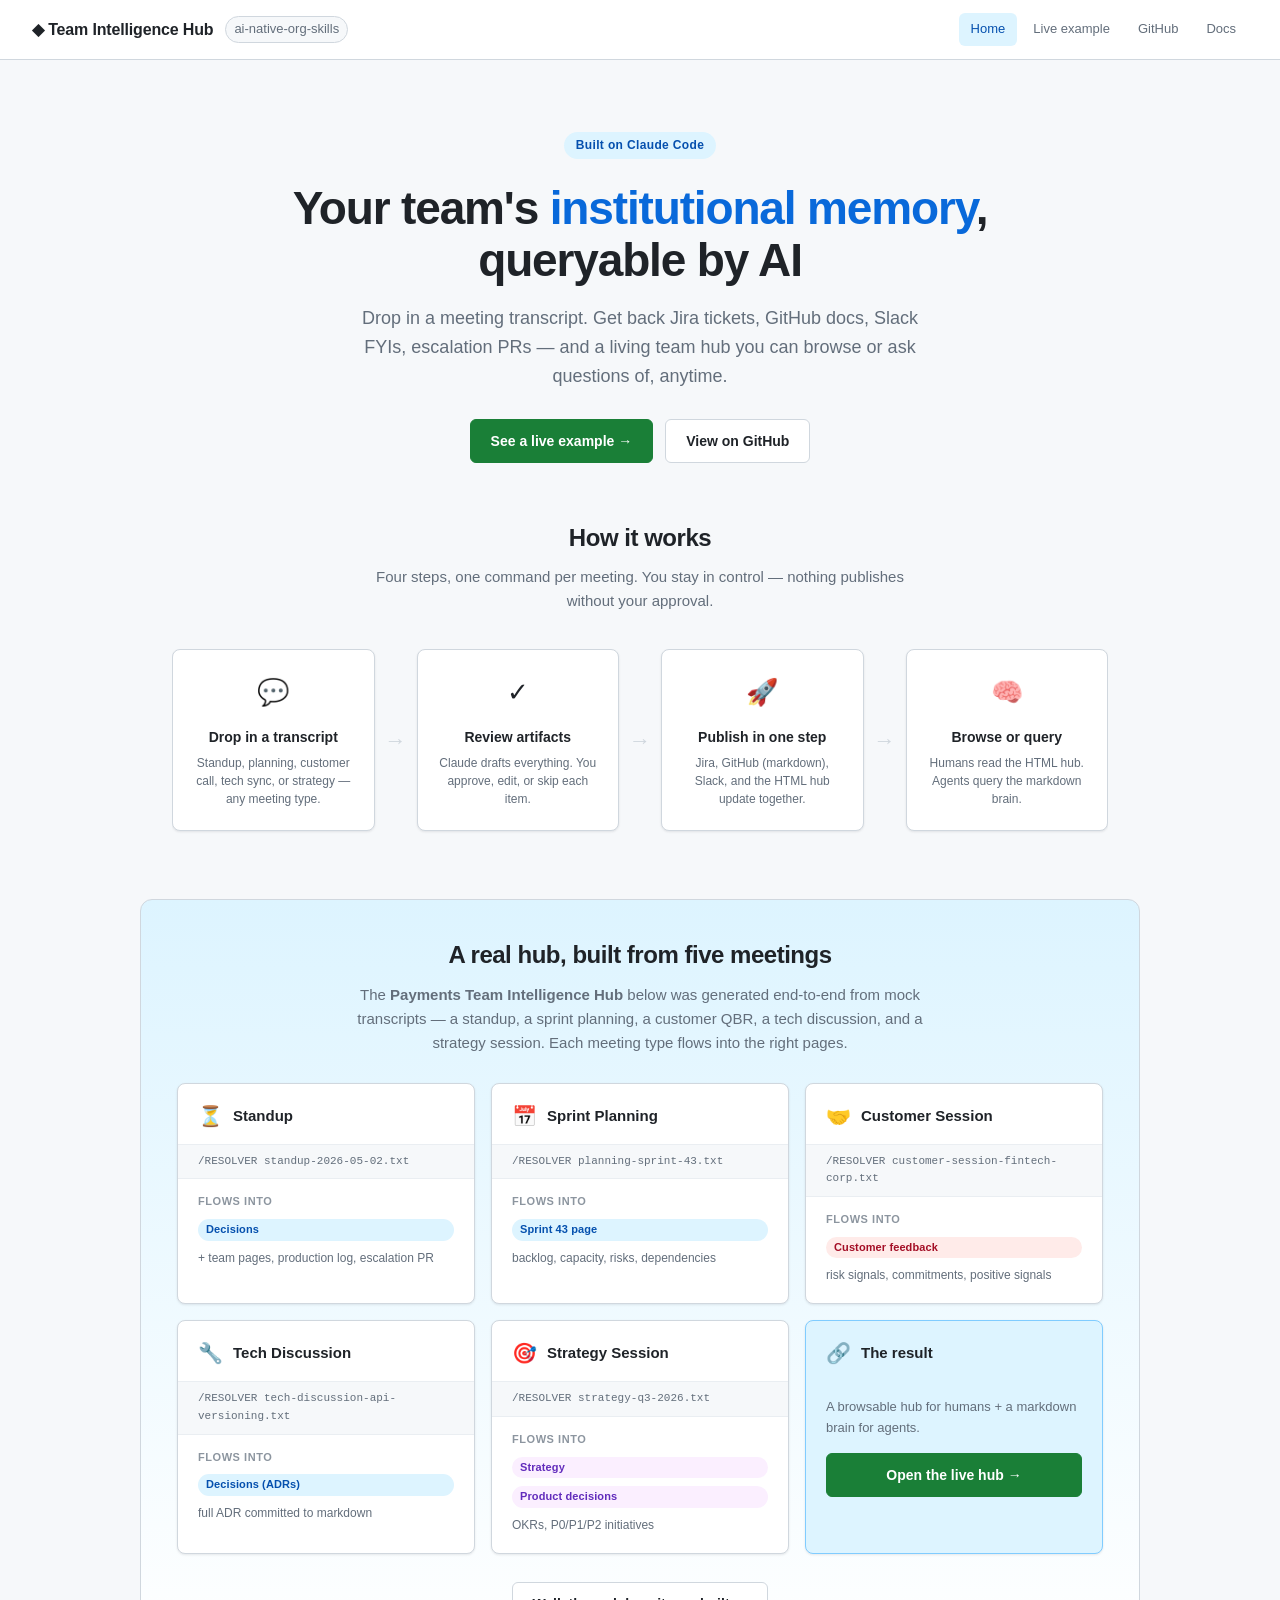
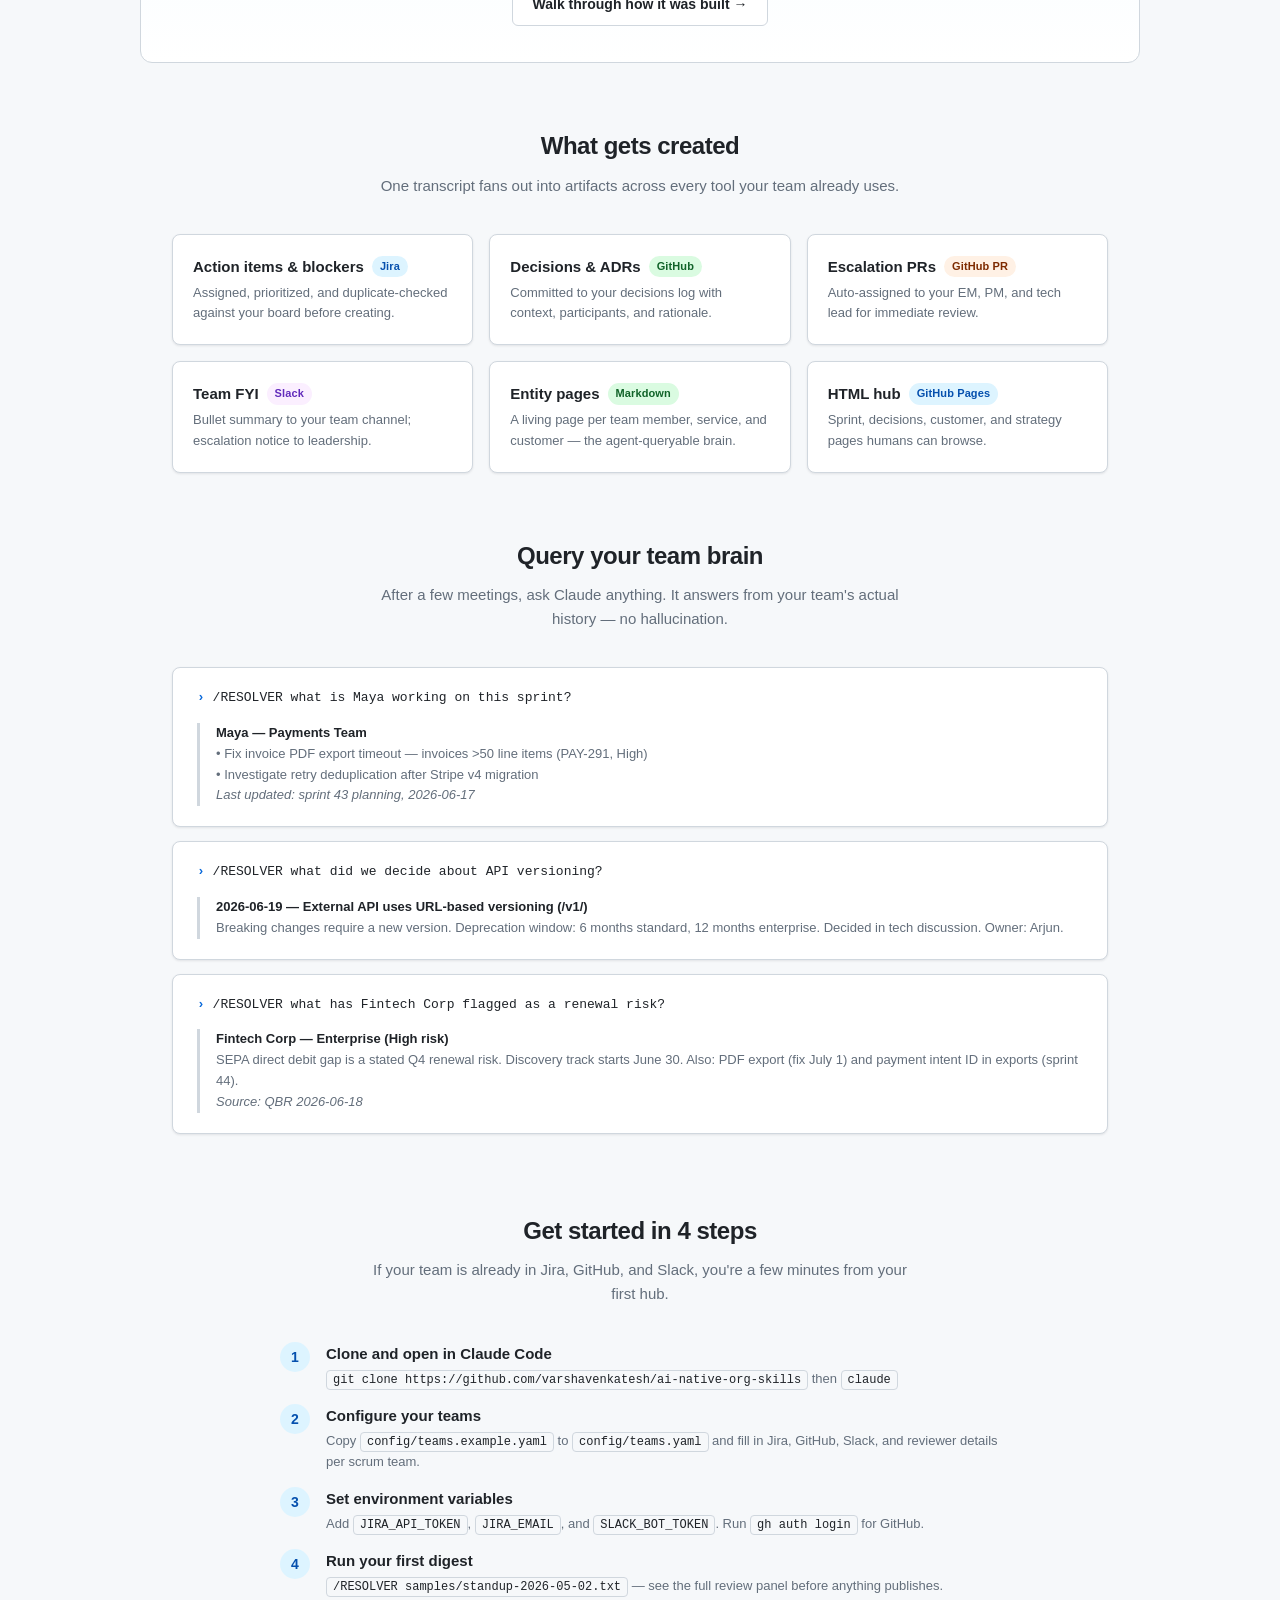
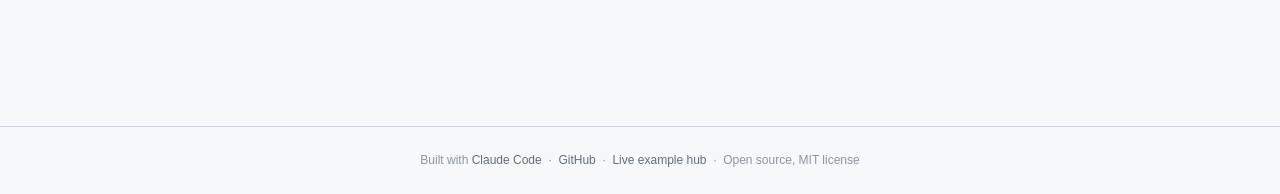
<file: docs/index.html>
<!DOCTYPE html>
<html lang="en">
<head>
  <meta charset="UTF-8">
  <meta name="viewport" content="width=device-width, initial-scale=1.0">
  <title>Team Intelligence Hub — ai-native-org-skills</title>
  <link rel="stylesheet" href="style.css">
</head>
<body>

<header class="site-header">
  <span class="team-name">&#9670; Team Intelligence Hub</span>
  <span class="hub-label">ai-native-org-skills</span>
  <nav>
    <a href="index.html" class="active">Home</a>
    <a href="example.html">Live example</a>
    <a href="https://github.com/varshavenkatesh/ai-native-org-skills">GitHub</a>
    <a href="https://github.com/varshavenkatesh/ai-native-org-skills/blob/main/README.md">Docs</a>
  </nav>
</header>

<div class="hero">
  <span class="eyebrow">Built on Claude Code</span>
  <h1>Your team's <span class="accent">institutional memory</span>, queryable by AI</h1>
  <p class="lede">Drop in a meeting transcript. Get back Jira tickets, GitHub docs, Slack FYIs, escalation PRs — and a living team hub you can browse or ask questions of, anytime.</p>
  <div class="ctas">
    <a href="example.html" class="btn btn-primary">See a live example →</a>
    <a href="https://github.com/varshavenkatesh/ai-native-org-skills" class="btn btn-secondary">View on GitHub</a>
  </div>
</div>

<div class="mkt-section">
  <h2>How it works</h2>
  <p class="section-sub">Four steps, one command per meeting. You stay in control — nothing publishes without your approval.</p>
  <div class="flow">
    <div class="flow-step">
      <div class="icon">&#128172;</div>
      <div class="label">Drop in a transcript</div>
      <div class="desc">Standup, planning, customer call, tech sync, or strategy — any meeting type.</div>
    </div>
    <div class="flow-arrow">&#8594;</div>
    <div class="flow-step">
      <div class="icon">&#10003;</div>
      <div class="label">Review artifacts</div>
      <div class="desc">Claude drafts everything. You approve, edit, or skip each item.</div>
    </div>
    <div class="flow-arrow">&#8594;</div>
    <div class="flow-step">
      <div class="icon">&#128640;</div>
      <div class="label">Publish in one step</div>
      <div class="desc">Jira, GitHub (markdown), Slack, and the HTML hub update together.</div>
    </div>
    <div class="flow-arrow">&#8594;</div>
    <div class="flow-step">
      <div class="icon">&#129504;</div>
      <div class="label">Browse or query</div>
      <div class="desc">Humans read the HTML hub. Agents query the markdown brain.</div>
    </div>
  </div>
</div>

<!-- ── Live example band ── -->
<div class="example-band">
  <div class="eb-head">
    <h2>A real hub, built from five meetings</h2>
    <p>The <strong>Payments Team Intelligence Hub</strong> below was generated end-to-end from mock transcripts — a standup, a sprint planning, a customer QBR, a tech discussion, and a strategy session. Each meeting type flows into the right pages.</p>
  </div>

  <div class="meeting-grid" style="margin-bottom:28px">
    <div class="meeting-card">
      <div class="mc-head"><span class="mc-icon">&#9203;</span><span class="mc-title">Standup</span></div>
      <div class="mc-cmd">/RESOLVER standup-2026-05-02.txt</div>
      <div class="mc-body">
        <div class="mc-arrow">Flows into</div>
        <div class="preview-list" style="display:flex;flex-direction:column;gap:4px">
          <span class="badge badge-blue">Decisions</span>
          <span style="font-size:12px;color:var(--text-muted);margin-top:4px">+ team pages, production log, escalation PR</span>
        </div>
      </div>
    </div>

    <div class="meeting-card">
      <div class="mc-head"><span class="mc-icon">&#128197;</span><span class="mc-title">Sprint Planning</span></div>
      <div class="mc-cmd">/RESOLVER planning-sprint-43.txt</div>
      <div class="mc-body">
        <div class="mc-arrow">Flows into</div>
        <div class="preview-list" style="display:flex;flex-direction:column;gap:4px">
          <span class="badge badge-blue">Sprint 43 page</span>
          <span style="font-size:12px;color:var(--text-muted);margin-top:4px">backlog, capacity, risks, dependencies</span>
        </div>
      </div>
    </div>

    <div class="meeting-card">
      <div class="mc-head"><span class="mc-icon">&#129309;</span><span class="mc-title">Customer Session</span></div>
      <div class="mc-cmd">/RESOLVER customer-session-fintech-corp.txt</div>
      <div class="mc-body">
        <div class="mc-arrow">Flows into</div>
        <div class="preview-list" style="display:flex;flex-direction:column;gap:4px">
          <span class="badge badge-red">Customer feedback</span>
          <span style="font-size:12px;color:var(--text-muted);margin-top:4px">risk signals, commitments, positive signals</span>
        </div>
      </div>
    </div>

    <div class="meeting-card">
      <div class="mc-head"><span class="mc-icon">&#128295;</span><span class="mc-title">Tech Discussion</span></div>
      <div class="mc-cmd">/RESOLVER tech-discussion-api-versioning.txt</div>
      <div class="mc-body">
        <div class="mc-arrow">Flows into</div>
        <div class="preview-list" style="display:flex;flex-direction:column;gap:4px">
          <span class="badge badge-adr">Decisions (ADRs)</span>
          <span style="font-size:12px;color:var(--text-muted);margin-top:4px">full ADR committed to markdown</span>
        </div>
      </div>
    </div>

    <div class="meeting-card">
      <div class="mc-head"><span class="mc-icon">&#127919;</span><span class="mc-title">Strategy Session</span></div>
      <div class="mc-cmd">/RESOLVER strategy-q3-2026.txt</div>
      <div class="mc-body">
        <div class="mc-arrow">Flows into</div>
        <div class="preview-list" style="display:flex;flex-direction:column;gap:4px">
          <span class="badge badge-purple">Strategy</span> <span class="badge badge-product" style="margin-top:4px">Product decisions</span>
          <span style="font-size:12px;color:var(--text-muted);margin-top:4px">OKRs, P0/P1/P2 initiatives</span>
        </div>
      </div>
    </div>

    <div class="meeting-card" style="background:var(--blue-bg);border-color:#80ccff">
      <div class="mc-head"><span class="mc-icon">&#128279;</span><span class="mc-title">The result</span></div>
      <div class="mc-body" style="padding-top:16px">
        <div style="font-size:13px;color:var(--text-muted);margin-bottom:14px">A browsable hub for humans + a markdown brain for agents.</div>
        <a href="https://varshavenkatesh.github.io/payments-context-hub/" class="btn btn-primary" style="width:100%;justify-content:center" target="_blank">Open the live hub →</a>
      </div>
    </div>
  </div>

  <div style="text-align:center">
    <a href="example.html" class="btn btn-secondary">Walk through how it was built →</a>
  </div>
</div>

<div class="mkt-section">
  <h2>What gets created</h2>
  <p class="section-sub">One transcript fans out into artifacts across every tool your team already uses.</p>
  <div class="grid-3">
    <div class="card"><div class="card-body">
      <div class="card-title">Action items &amp; blockers <span class="badge badge-blue">Jira</span></div>
      <div class="card-desc" style="margin-bottom:0">Assigned, prioritized, and duplicate-checked against your board before creating.</div>
    </div></div>
    <div class="card"><div class="card-body">
      <div class="card-title">Decisions &amp; ADRs <span class="badge badge-green">GitHub</span></div>
      <div class="card-desc" style="margin-bottom:0">Committed to your decisions log with context, participants, and rationale.</div>
    </div></div>
    <div class="card"><div class="card-body">
      <div class="card-title">Escalation PRs <span class="badge badge-orange">GitHub PR</span></div>
      <div class="card-desc" style="margin-bottom:0">Auto-assigned to your EM, PM, and tech lead for immediate review.</div>
    </div></div>
    <div class="card"><div class="card-body">
      <div class="card-title">Team FYI <span class="badge badge-purple">Slack</span></div>
      <div class="card-desc" style="margin-bottom:0">Bullet summary to your team channel; escalation notice to leadership.</div>
    </div></div>
    <div class="card"><div class="card-body">
      <div class="card-title">Entity pages <span class="badge badge-green">Markdown</span></div>
      <div class="card-desc" style="margin-bottom:0">A living page per team member, service, and customer — the agent-queryable brain.</div>
    </div></div>
    <div class="card"><div class="card-body">
      <div class="card-title">HTML hub <span class="badge badge-blue">GitHub Pages</span></div>
      <div class="card-desc" style="margin-bottom:0">Sprint, decisions, customer, and strategy pages humans can browse.</div>
    </div></div>
  </div>
</div>

<div class="mkt-section">
  <h2>Query your team brain</h2>
  <p class="section-sub">After a few meetings, ask Claude anything. It answers from your team's actual history — no hallucination.</p>
  <div class="query-block">
    <div class="query">/RESOLVER what is Maya working on this sprint?</div>
    <div class="answer">
      <strong>Maya — Payments Team</strong><br>
      • Fix invoice PDF export timeout — invoices &gt;50 line items (PAY-291, High)<br>
      • Investigate retry deduplication after Stripe v4 migration<br>
      <em>Last updated: sprint 43 planning, 2026-06-17</em>
    </div>
  </div>
  <div class="query-block">
    <div class="query">/RESOLVER what did we decide about API versioning?</div>
    <div class="answer">
      <strong>2026-06-19 — External API uses URL-based versioning (/v1/)</strong><br>
      Breaking changes require a new version. Deprecation window: 6 months standard, 12 months enterprise. Decided in tech discussion. Owner: Arjun.
    </div>
  </div>
  <div class="query-block">
    <div class="query">/RESOLVER what has Fintech Corp flagged as a renewal risk?</div>
    <div class="answer">
      <strong>Fintech Corp — Enterprise (High risk)</strong><br>
      SEPA direct debit gap is a stated Q4 renewal risk. Discovery track starts June 30. Also: PDF export (fix July 1) and payment intent ID in exports (sprint 44).<br>
      <em>Source: QBR 2026-06-18</em>
    </div>
  </div>
</div>

<div class="mkt-section">
  <h2>Get started in 4 steps</h2>
  <p class="section-sub">If your team is already in Jira, GitHub, and Slack, you're a few minutes from your first hub.</p>
  <div class="steps">
    <div class="step">
      <div class="step-num">1</div>
      <div class="step-content">
        <div class="label">Clone and open in Claude Code</div>
        <div class="desc"><code>git clone https://github.com/varshavenkatesh/ai-native-org-skills</code> then <code>claude</code></div>
      </div>
    </div>
    <div class="step">
      <div class="step-num">2</div>
      <div class="step-content">
        <div class="label">Configure your teams</div>
        <div class="desc">Copy <code>config/teams.example.yaml</code> to <code>config/teams.yaml</code> and fill in Jira, GitHub, Slack, and reviewer details per scrum team.</div>
      </div>
    </div>
    <div class="step">
      <div class="step-num">3</div>
      <div class="step-content">
        <div class="label">Set environment variables</div>
        <div class="desc">Add <code>JIRA_API_TOKEN</code>, <code>JIRA_EMAIL</code>, and <code>SLACK_BOT_TOKEN</code>. Run <code>gh auth login</code> for GitHub.</div>
      </div>
    </div>
    <div class="step">
      <div class="step-num">4</div>
      <div class="step-content">
        <div class="label">Run your first digest</div>
        <div class="desc"><code>/RESOLVER samples/standup-2026-05-02.txt</code> — see the full review panel before anything publishes.</div>
      </div>
    </div>
  </div>
</div>

<footer>
  Built with <a href="https://claude.ai/code">Claude Code</a> &nbsp;·&nbsp;
  <a href="https://github.com/varshavenkatesh/ai-native-org-skills">GitHub</a> &nbsp;·&nbsp;
  <a href="https://varshavenkatesh.github.io/payments-context-hub/">Live example hub</a> &nbsp;·&nbsp;
  Open source, MIT license
</footer>

</body>
</html>
</file>
<file: docs/style.css>
/* ── Reset ── */
*, *::before, *::after { box-sizing: border-box; margin: 0; padding: 0; }

/* ── Design tokens ── */
:root {
  --bg:           #f6f8fa;
  --surface:      #ffffff;
  --border:       #d0d7de;
  --border-muted: #eaeef2;
  --text:         #1f2328;
  --text-muted:   #636e7b;
  --text-subtle:  #8c959f;
  --link:         #0969da;

  --blue-bg:    #ddf4ff;
  --blue-fg:    #0550ae;
  --blue-acc:   #0969da;

  --green-bg:   #dafbe1;
  --green-fg:   #116329;
  --green-acc:  #1a7f37;

  --yellow-bg:  #fff8c5;
  --yellow-fg:  #7d4e00;
  --yellow-acc: #9a6700;

  --red-bg:     #ffebe9;
  --red-fg:     #a40e26;
  --red-acc:    #cf222e;

  --purple-bg:  #fbefff;
  --purple-fg:  #622cbc;
  --purple-acc: #8250df;

  --orange-bg:  #fff1e5;
  --orange-fg:  #7d2a00;
  --orange-acc: #bc4c00;

  --shadow-sm: 0 1px 3px rgba(31,35,40,0.06), 0 1px 2px rgba(31,35,40,0.04);
  --shadow-md: 0 3px 8px rgba(31,35,40,0.08), 0 1px 3px rgba(31,35,40,0.04);
  --radius:    8px;
  --radius-sm: 6px;
}

/* ── Base ── */
body {
  font-family: -apple-system, BlinkMacSystemFont, "Segoe UI", Helvetica, Arial, sans-serif;
  background: var(--bg);
  color: var(--text);
  font-size: 14px;
  line-height: 1.6;
}

a { color: var(--link); text-decoration: none; }
a:hover { text-decoration: underline; }

/* ── Site header ── */
.site-header {
  background: var(--surface);
  border-bottom: 1px solid var(--border);
  padding: 0 32px;
  display: flex;
  align-items: center;
  height: 60px;
  gap: 12px;
  position: sticky;
  top: 0;
  z-index: 100;
}
.site-header .team-name {
  font-weight: 700;
  font-size: 16px;
  color: var(--text);
  letter-spacing: -0.01em;
}
.site-header .hub-label {
  font-size: 13px;
  color: var(--text-muted);
  padding: 2px 8px;
  background: var(--bg);
  border: 1px solid var(--border);
  border-radius: 20px;
}
.site-header nav {
  margin-left: auto;
  display: flex;
  gap: 4px;
}
.site-header nav a {
  color: var(--text-muted);
  font-size: 13px;
  font-weight: 500;
  padding: 6px 12px;
  border-radius: 6px;
  transition: background 0.1s, color 0.1s;
}
.site-header nav a:hover { background: var(--bg); color: var(--text); text-decoration: none; }
.site-header nav a.active { background: var(--blue-bg); color: var(--blue-fg); }

/* ── Breadcrumb ── */
.breadcrumb {
  font-size: 13px;
  color: var(--text-muted);
  display: flex;
  align-items: center;
  gap: 6px;
  margin-bottom: 24px;
}
.breadcrumb a { color: var(--text-muted); }
.breadcrumb a:hover { color: var(--link); text-decoration: none; }
.breadcrumb .sep { color: var(--border); }
.breadcrumb .current { color: var(--text); font-weight: 500; }

/* ── Sample banner ── */
.sample-banner {
  background: var(--yellow-bg);
  border: 1px solid #e3c000;
  border-radius: var(--radius-sm);
  padding: 10px 16px;
  font-size: 13px;
  color: var(--yellow-fg);
  margin-bottom: 32px;
  display: flex;
  align-items: center;
  gap: 8px;
}
.sample-banner .icon { font-size: 15px; flex-shrink: 0; }
.sample-banner a { color: var(--yellow-fg); font-weight: 600; text-decoration: underline; }

/* ── Alert banners ── */
.alert {
  border-radius: var(--radius-sm);
  padding: 14px 18px;
  margin-bottom: 24px;
  display: flex;
  gap: 12px;
  align-items: flex-start;
}
.alert-orange { background: var(--orange-bg); border: 1px solid #f4a261; }
.alert-red    { background: var(--red-bg);    border: 1px solid #f9b8bb; }
.alert-blue   { background: var(--blue-bg);   border: 1px solid #80ccff; }
.alert .alert-icon { font-size: 16px; margin-top: 1px; flex-shrink: 0; }
.alert .alert-title { font-size: 13px; font-weight: 600; margin-bottom: 2px; }
.alert-orange .alert-title { color: var(--orange-fg); }
.alert-red    .alert-title { color: var(--red-fg); }
.alert-blue   .alert-title { color: var(--blue-fg); }
.alert .alert-body { font-size: 13px; color: var(--text-muted); }

/* ── Page layout ── */
.container { max-width: 1100px; margin: 0 auto; padding: 40px 32px; }
.page-header { margin-bottom: 32px; }
.page-header h1 { font-size: 26px; font-weight: 700; letter-spacing: -0.02em; color: var(--text); margin-bottom: 6px; }
.page-meta { font-size: 13px; color: var(--text-muted); }

/* ── Section headings ── */
.section-label {
  font-size: 11px;
  font-weight: 600;
  color: var(--text-subtle);
  text-transform: uppercase;
  letter-spacing: 0.07em;
  margin-bottom: 12px;
  margin-top: 36px;
  display: flex;
  align-items: center;
  gap: 8px;
}
.section-label::after {
  content: "";
  flex: 1;
  height: 1px;
  background: var(--border-muted);
}

/* ── Card ── */
.card {
  background: var(--surface);
  border: 1px solid var(--border);
  border-radius: var(--radius);
  box-shadow: var(--shadow-sm);
  overflow: hidden;
}
.card:hover { box-shadow: var(--shadow-md); }
.card-link { display: block; color: inherit; }
.card-link:hover { text-decoration: none; }
.card-accent { height: 4px; }
.card-accent-blue   { background: var(--blue-acc); }
.card-accent-green  { background: var(--green-acc); }
.card-accent-purple { background: var(--purple-acc); }
.card-accent-orange { background: var(--orange-acc); }
.card-accent-red    { background: var(--red-acc); }
.card-body { padding: 20px; }
.card-title { font-size: 15px; font-weight: 600; color: var(--text); margin-bottom: 4px; display: flex; align-items: center; gap: 8px; }
.card-desc  { font-size: 13px; color: var(--text-muted); margin-bottom: 14px; }
.card-footer { padding: 12px 20px; border-top: 1px solid var(--border-muted); background: var(--bg); display: flex; align-items: center; justify-content: space-between; }
.card-footer .view-link { font-size: 12px; font-weight: 600; color: var(--link); }
.card-footer .card-stats { font-size: 12px; color: var(--text-subtle); }

/* ── Grids ── */
.grid-2 { display: grid; grid-template-columns: repeat(auto-fill, minmax(320px, 1fr)); gap: 16px; }
.grid-3 { display: grid; grid-template-columns: repeat(auto-fill, minmax(260px, 1fr)); gap: 16px; }
.grid-4 { display: grid; grid-template-columns: repeat(auto-fill, minmax(200px, 1fr)); gap: 12px; }

/* ── Badges ── */
.badge {
  display: inline-flex;
  align-items: center;
  font-size: 11px;
  font-weight: 600;
  padding: 2px 8px;
  border-radius: 20px;
  white-space: nowrap;
  letter-spacing: 0.01em;
}
.badge-blue   { background: var(--blue-bg);   color: var(--blue-fg);   }
.badge-green  { background: var(--green-bg);  color: var(--green-fg);  }
.badge-yellow { background: var(--yellow-bg); color: var(--yellow-fg); }
.badge-red    { background: var(--red-bg);    color: var(--red-fg);    }
.badge-purple { background: var(--purple-bg); color: var(--purple-fg); }
.badge-orange { background: var(--orange-bg); color: var(--orange-fg); }
.badge-gray   { background: var(--bg);        color: var(--text-muted); border: 1px solid var(--border); }

/* Semantic badge aliases */
.badge-p0      { background: var(--red-bg);    color: var(--red-fg);    }
.badge-p1      { background: var(--blue-bg);   color: var(--blue-fg);   }
.badge-p2      { background: var(--green-bg);  color: var(--green-fg);  }
.badge-must    { background: var(--red-bg);    color: var(--red-fg);    }
.badge-should  { background: var(--blue-bg);   color: var(--blue-fg);   }
.badge-nice    { background: var(--bg);        color: var(--text-muted); border: 1px solid var(--border); }
.badge-adr     { background: var(--blue-bg);   color: var(--blue-fg);   }
.badge-product { background: var(--purple-bg); color: var(--purple-fg); }
.badge-high-risk { background: var(--red-bg);    color: var(--red-fg); }
.badge-medium-risk { background: var(--yellow-bg); color: var(--yellow-fg); }
.badge-low-risk  { background: var(--green-bg); color: var(--green-fg); }
.badge-active  { background: var(--green-bg);  color: var(--green-fg);  }
.badge-planned { background: var(--bg);        color: var(--text-muted); border: 1px solid var(--border); }
.badge-explore { background: var(--blue-bg);   color: var(--blue-fg);   }
.badge-open    { background: var(--yellow-bg); color: var(--yellow-fg); }
.badge-done    { background: var(--green-bg);  color: var(--green-fg);  }

/* ── Ticket row ── */
.ticket-list { display: flex; flex-direction: column; gap: 8px; }
.ticket-row {
  background: var(--surface);
  border: 1px solid var(--border);
  border-radius: var(--radius-sm);
  padding: 14px 16px;
  display: grid;
  grid-template-columns: 100px 1fr auto;
  gap: 16px;
  align-items: start;
}
.ticket-key { font-family: "SF Mono", Menlo, Monaco, "Courier New", monospace; font-size: 12px; color: var(--link); font-weight: 600; padding-top: 2px; }
.ticket-summary { font-size: 14px; font-weight: 500; color: var(--text); margin-bottom: 3px; }
.ticket-desc { font-size: 12px; color: var(--text-muted); }
.ticket-meta { display: flex; flex-direction: column; align-items: flex-end; gap: 4px; }
.ticket-assignee { font-size: 12px; color: var(--text-muted); }
.ticket-pts { font-size: 12px; color: var(--text-subtle); font-weight: 600; }

/* ── Decision entry ── */
.decision-timeline { display: flex; flex-direction: column; gap: 0; }
.decision-entry {
  display: grid;
  grid-template-columns: 120px 1fr;
  gap: 24px;
  padding: 24px 0;
  border-bottom: 1px solid var(--border-muted);
}
.decision-entry:last-child { border-bottom: none; }
.decision-date { font-size: 12px; color: var(--text-subtle); padding-top: 3px; }
.decision-source { font-size: 11px; color: var(--text-subtle); margin-top: 4px; text-transform: uppercase; letter-spacing: 0.04em; }
.decision-body h3 { font-size: 15px; font-weight: 600; color: var(--text); margin-bottom: 8px; display: flex; align-items: center; gap: 8px; flex-wrap: wrap; }
.decision-content { font-size: 13px; color: var(--text-muted); margin-bottom: 10px; line-height: 1.65; }
.decision-content strong { color: var(--text); }
.decision-tags { display: flex; gap: 6px; flex-wrap: wrap; }

/* ── Capacity cards ── */
.capacity-card {
  background: var(--surface);
  border: 1px solid var(--border);
  border-radius: var(--radius-sm);
  padding: 16px;
  text-align: center;
}
.capacity-card .cap-name { font-size: 13px; font-weight: 600; color: var(--text); margin-bottom: 6px; }
.capacity-card .cap-days { font-size: 28px; font-weight: 700; color: var(--blue-acc); line-height: 1; }
.capacity-card .cap-label { font-size: 11px; color: var(--text-subtle); margin-top: 4px; }
.capacity-card.reduced .cap-days { color: var(--yellow-acc); }

/* ── Risk item ── */
.risk-item {
  background: var(--orange-bg);
  border: 1px solid #f4a261;
  border-radius: var(--radius-sm);
  padding: 12px 16px;
  font-size: 13px;
  color: var(--orange-fg);
  margin-bottom: 8px;
}
.risk-item strong { color: var(--text); }

/* ── Progress bar ── */
.progress-row { margin-bottom: 10px; }
.progress-label { font-size: 13px; color: var(--text); margin-bottom: 5px; }
.progress-sub { font-size: 12px; color: var(--text-muted); margin-bottom: 6px; }
.progress-bar { height: 8px; background: var(--border-muted); border-radius: 4px; overflow: hidden; }
.progress-fill { height: 100%; border-radius: 4px; }
.fill-green  { background: var(--green-acc); }
.fill-yellow { background: var(--yellow-acc); }
.fill-blue   { background: var(--blue-acc); }
.fill-red    { background: var(--red-acc); }

/* ── Table ── */
.data-table { width: 100%; border-collapse: collapse; font-size: 13px; }
.data-table th { text-align: left; font-size: 11px; font-weight: 600; color: var(--text-subtle); text-transform: uppercase; letter-spacing: 0.05em; padding: 10px 14px; border-bottom: 2px solid var(--border); }
.data-table td { padding: 12px 14px; border-bottom: 1px solid var(--border-muted); color: var(--text-muted); vertical-align: top; }
.data-table td strong { color: var(--text); }
.data-table tr:last-child td { border-bottom: none; }
.data-table tr:hover td { background: var(--bg); }

/* ── Commitment item ── */
.commitment-item { display: flex; gap: 12px; align-items: flex-start; padding: 10px 0; border-bottom: 1px solid var(--border-muted); }
.commitment-item:last-child { border-bottom: none; }
.commitment-dot { width: 10px; height: 10px; border-radius: 50%; margin-top: 4px; flex-shrink: 0; }
.dot-open { border: 2px solid var(--yellow-acc); background: transparent; }
.dot-done { background: var(--green-acc); border: 2px solid var(--green-acc); }
.commitment-text { font-size: 13px; color: var(--text); }
.commitment-meta { font-size: 12px; color: var(--text-muted); margin-top: 2px; }

/* ── Positive signal list ── */
.positive-list { list-style: none; }
.positive-list li { font-size: 13px; color: var(--text-muted); padding: 8px 0; border-bottom: 1px solid var(--border-muted); display: flex; gap: 8px; }
.positive-list li:last-child { border-bottom: none; }
.positive-list li::before { content: "✓"; color: var(--green-acc); font-weight: 700; flex-shrink: 0; }

/* ── Initiative card ── */
.initiative-card {
  background: var(--surface);
  border: 1px solid var(--border);
  border-radius: var(--radius-sm);
  padding: 18px 20px;
  margin-bottom: 10px;
}
.initiative-header { display: flex; align-items: flex-start; gap: 12px; margin-bottom: 8px; }
.initiative-title { font-size: 15px; font-weight: 600; color: var(--text); flex: 1; }
.initiative-why { font-size: 13px; color: var(--text-muted); margin-bottom: 10px; }
.initiative-meta { display: flex; gap: 20px; flex-wrap: wrap; font-size: 12px; color: var(--text-muted); }
.initiative-meta span strong { color: var(--text); }

/* ── Not-doing row ── */
.not-doing-row { display: flex; gap: 12px; padding: 12px 0; border-bottom: 1px solid var(--border-muted); align-items: flex-start; }
.not-doing-row:last-child { border-bottom: none; }
.not-doing-icon { color: var(--text-subtle); font-size: 14px; flex-shrink: 0; margin-top: 1px; }
.not-doing-title { font-size: 13px; font-weight: 600; color: var(--text); }
.not-doing-reason { font-size: 12px; color: var(--text-muted); margin-top: 2px; }

/* ── Feedback item ── */
.feedback-item { padding: 14px 0; border-bottom: 1px solid var(--border-muted); }
.feedback-item:last-child { border-bottom: none; }
.feedback-date { font-size: 11px; color: var(--text-subtle); margin-bottom: 6px; text-transform: uppercase; letter-spacing: 0.04em; }
.feedback-quote { font-size: 13px; color: var(--text); font-style: italic; padding: 8px 14px; border-left: 3px solid var(--border); margin-bottom: 8px; background: var(--bg); border-radius: 0 4px 4px 0; }
.feedback-desc { font-size: 13px; color: var(--text-muted); margin-bottom: 8px; }
.feedback-tags { display: flex; gap: 6px; flex-wrap: wrap; align-items: center; }
.feedback-ticket { font-size: 12px; font-family: "SF Mono", Menlo, monospace; color: var(--link); }

/* ── OKR block ── */
.okr-block { margin-bottom: 20px; }
.objective-label { font-size: 11px; font-weight: 600; text-transform: uppercase; letter-spacing: 0.06em; margin-bottom: 6px; }
.objective-text { font-size: 16px; font-weight: 600; color: var(--text); margin-bottom: 12px; }
.kr-row {
  background: var(--bg);
  border: 1px solid var(--border);
  border-radius: 6px;
  padding: 12px 16px;
  margin-left: 20px;
  margin-bottom: 8px;
  display: grid;
  grid-template-columns: 1fr 130px;
  gap: 16px;
  align-items: center;
}
.kr-text { font-size: 13px; color: var(--text-muted); }
.kr-progress { display: flex; align-items: center; gap: 8px; }
.kr-pct { font-size: 12px; font-weight: 600; color: var(--text-muted); white-space: nowrap; }

/* ── Team member pill ── */
.team-list { display: flex; flex-direction: column; gap: 8px; }
.team-pill { display: flex; align-items: center; justify-content: space-between; padding: 10px 14px; background: var(--bg); border: 1px solid var(--border); border-radius: 6px; }
.team-pill .name { font-size: 13px; font-weight: 600; color: var(--text); }
.team-pill .role { font-size: 12px; color: var(--text-muted); }

/* ── Preview list ── */
.preview-list { list-style: none; display: flex; flex-direction: column; gap: 6px; }
.preview-list li { font-size: 13px; color: var(--text-muted); display: flex; align-items: flex-start; gap: 8px; line-height: 1.5; }
.preview-list li::before { content: "·"; color: var(--border); font-size: 18px; line-height: 1; flex-shrink: 0; }
.preview-list li strong { color: var(--text); }

/* ── Footer ── */
footer { border-top: 1px solid var(--border); padding: 24px 32px; text-align: center; font-size: 12px; color: var(--text-subtle); margin-top: 64px; }
footer a { color: var(--text-muted); }

@media (max-width: 700px) {
  .container { padding: 24px 16px; }
  .site-header { padding: 0 16px; }
  .grid-2, .grid-3, .grid-4 { grid-template-columns: 1fr; }
  .ticket-row { grid-template-columns: 1fr; }
  .decision-entry { grid-template-columns: 1fr; gap: 8px; }
  .kr-row { grid-template-columns: 1fr; }
}

/* ════════════════════════════════════════════
   Landing-page additions (project marketing site)
   ════════════════════════════════════════════ */

/* ── Buttons ── */
.btn {
  display: inline-flex;
  align-items: center;
  gap: 6px;
  padding: 10px 20px;
  border-radius: 6px;
  font-size: 14px;
  font-weight: 600;
  cursor: pointer;
  transition: filter 0.12s, box-shadow 0.12s;
}
.btn:hover { text-decoration: none; filter: brightness(1.05); box-shadow: var(--shadow-md); }
.btn-primary { background: var(--green-acc); color: #fff; border: 1px solid var(--green-acc); }
.btn-secondary { background: var(--surface); color: var(--text); border: 1px solid var(--border); }
.btn-ghost { background: transparent; color: var(--link); border: 1px solid var(--border); }

/* ── Hero ── */
.hero {
  max-width: 780px;
  margin: 0 auto;
  padding: 72px 32px 56px;
  text-align: center;
}
.hero .eyebrow {
  display: inline-block;
  background: var(--blue-bg);
  color: var(--blue-fg);
  font-size: 12px;
  font-weight: 600;
  padding: 4px 12px;
  border-radius: 20px;
  margin-bottom: 24px;
  letter-spacing: 0.03em;
}
.hero h1 {
  font-size: 46px;
  font-weight: 800;
  line-height: 1.12;
  letter-spacing: -0.025em;
  color: var(--text);
  margin-bottom: 18px;
}
.hero h1 .accent { color: var(--blue-acc); }
.hero p.lede {
  font-size: 18px;
  color: var(--text-muted);
  max-width: 600px;
  margin: 0 auto 28px;
  line-height: 1.6;
}
.hero .ctas { display: flex; gap: 12px; justify-content: center; flex-wrap: wrap; }

/* ── Marketing section wrapper ── */
.mkt-section { max-width: 1000px; margin: 0 auto; padding: 0 32px 64px; }
.mkt-section h2 {
  font-size: 24px;
  font-weight: 700;
  letter-spacing: -0.02em;
  color: var(--text);
  margin-bottom: 8px;
  text-align: center;
}
.mkt-section .section-sub {
  font-size: 15px;
  color: var(--text-muted);
  text-align: center;
  max-width: 560px;
  margin: 0 auto 36px;
}

/* ── Flow diagram ── */
.flow { display: flex; align-items: stretch; gap: 0; overflow-x: auto; padding-bottom: 4px; }
.flow-step {
  flex: 1;
  min-width: 150px;
  background: var(--surface);
  border: 1px solid var(--border);
  border-radius: var(--radius);
  box-shadow: var(--shadow-sm);
  padding: 22px 18px;
  text-align: center;
}
.flow-step .icon { font-size: 26px; margin-bottom: 12px; }
.flow-step .label { font-size: 14px; font-weight: 600; color: var(--text); margin-bottom: 6px; }
.flow-step .desc { font-size: 12px; color: var(--text-muted); line-height: 1.5; }
.flow-arrow { color: var(--border); font-size: 22px; align-self: center; padding: 0 10px; flex-shrink: 0; }

/* ── Meeting-type cards ── */
.meeting-grid { display: grid; grid-template-columns: repeat(auto-fill, minmax(280px, 1fr)); gap: 16px; }
.meeting-card {
  background: var(--surface);
  border: 1px solid var(--border);
  border-radius: var(--radius);
  box-shadow: var(--shadow-sm);
  overflow: hidden;
}
.meeting-card .mc-head { padding: 16px 20px 12px; display: flex; align-items: center; gap: 10px; }
.meeting-card .mc-icon { font-size: 20px; }
.meeting-card .mc-title { font-size: 15px; font-weight: 600; color: var(--text); }
.meeting-card .mc-cmd {
  font-family: "SF Mono", Menlo, Monaco, monospace;
  font-size: 11px;
  color: var(--text-muted);
  background: var(--bg);
  border-top: 1px solid var(--border-muted);
  border-bottom: 1px solid var(--border-muted);
  padding: 8px 20px;
}
.meeting-card .mc-body { padding: 14px 20px 18px; }
.meeting-card .mc-arrow { font-size: 11px; color: var(--text-subtle); text-transform: uppercase; letter-spacing: 0.05em; font-weight: 600; margin-bottom: 8px; }

/* ── Query block (light) ── */
.query-block {
  background: var(--surface);
  border: 1px solid var(--border);
  border-radius: var(--radius);
  box-shadow: var(--shadow-sm);
  padding: 20px 24px;
  margin-bottom: 14px;
}
.query-block .query {
  font-family: "SF Mono", Menlo, Monaco, "Courier New", monospace;
  font-size: 13px;
  color: var(--text);
  margin-bottom: 14px;
  font-weight: 500;
}
.query-block .query::before { content: "› "; color: var(--blue-acc); font-weight: 700; }
.query-block .answer { font-size: 13px; color: var(--text-muted); padding-left: 16px; border-left: 3px solid var(--border); line-height: 1.6; }
.query-block .answer strong { color: var(--text); }

/* ── Numbered steps ── */
.steps { display: flex; flex-direction: column; gap: 14px; max-width: 720px; margin: 0 auto; }
.step { display: flex; gap: 16px; align-items: flex-start; }
.step-num {
  width: 30px; height: 30px; border-radius: 50%;
  background: var(--blue-bg); color: var(--blue-fg);
  font-size: 14px; font-weight: 700;
  display: flex; align-items: center; justify-content: center;
  flex-shrink: 0;
}
.step-content .label { font-size: 15px; font-weight: 600; color: var(--text); margin-bottom: 3px; }
.step-content .desc { font-size: 13px; color: var(--text-muted); }
code {
  font-family: "SF Mono", Menlo, Monaco, "Courier New", monospace;
  font-size: 12px;
  background: var(--bg);
  border: 1px solid var(--border);
  padding: 2px 6px;
  border-radius: 4px;
  color: var(--text);
}

/* ── Example callout band ── */
.example-band {
  background: linear-gradient(180deg, var(--blue-bg) 0%, var(--surface) 100%);
  border: 1px solid var(--border);
  border-radius: 12px;
  padding: 36px;
  max-width: 1000px;
  margin: 0 auto 64px;
}
.example-band .eb-head { text-align: center; margin-bottom: 28px; }
.example-band .eb-head h2 { font-size: 24px; font-weight: 700; letter-spacing: -0.02em; margin-bottom: 8px; }
.example-band .eb-head p { font-size: 15px; color: var(--text-muted); max-width: 580px; margin: 0 auto; }

@media (max-width: 700px) {
  .hero h1 { font-size: 32px; }
  .flow { flex-direction: column; }
  .flow-arrow { transform: rotate(90deg); padding: 6px 0; }
  .meeting-grid { grid-template-columns: 1fr; }
  .example-band { padding: 24px 16px; }
}
</file>
